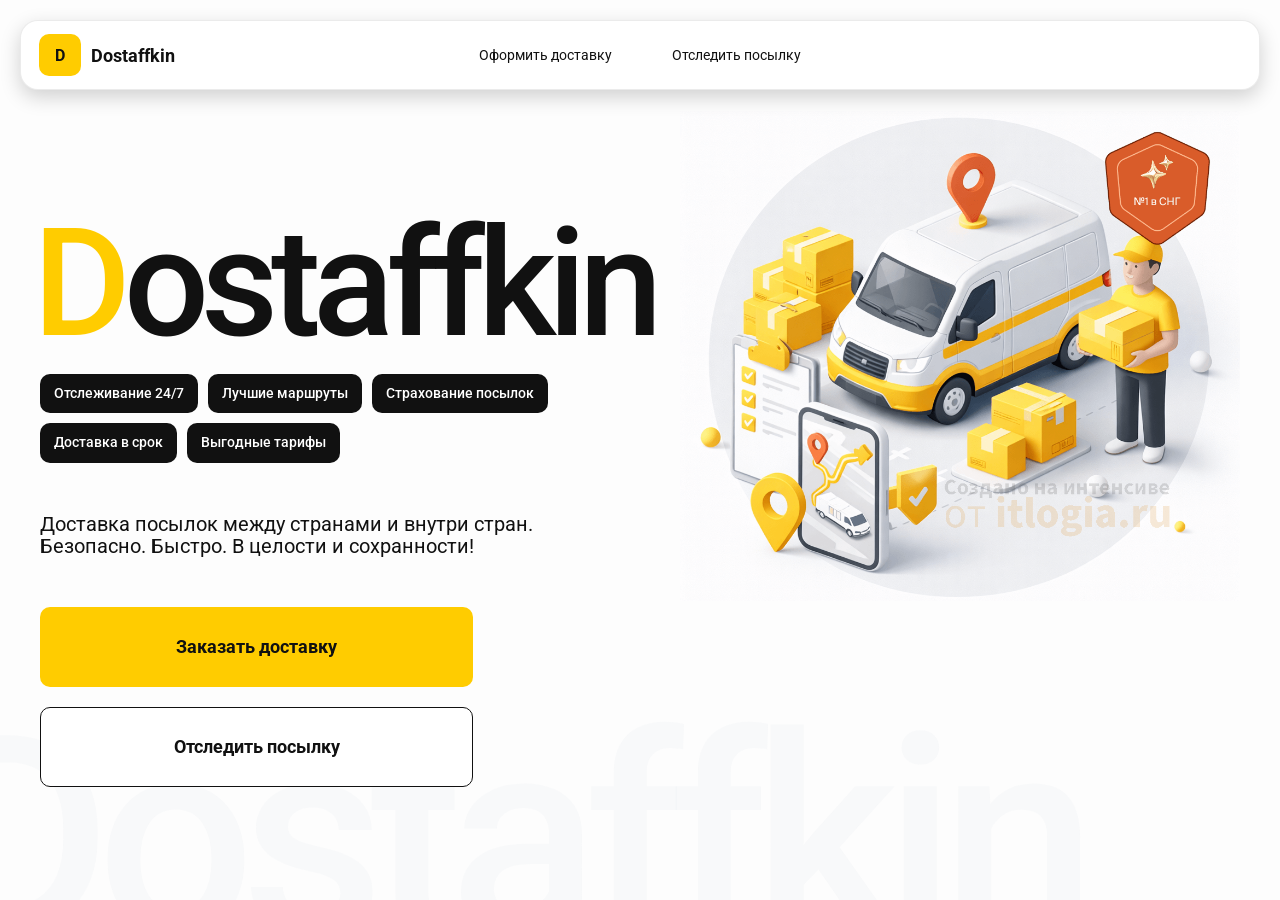
<file: index.html>
<!doctype html>
<html lang="ru">

<head>
    <meta charset="utf-8" />
    <meta name="viewport" content="width=device-width,initial-scale=1,maximum-scale=1,user-scalable=0" />
    <title>Dostaffkin — Доставка посылок между странами и внутри стран. Безопасно. Быстро. В целости и сохранности!
    </title>
    <link href="styles/base.css" rel="stylesheet" />
    <link href="styles/base_adaptive.css" rel="stylesheet" />
    <link href="styles/index.css" rel="stylesheet" />
    <link href="styles/index_adaptive.css" rel="stylesheet" />
</head>

<body>

    <div class="container">

        <header class="header">


            <a class="header-brand" href="#">
                <div class="header-logo">D</div>
                <div class="header-title">Dostaffkin</div>
            </a>
            <nav class="header-menu">
                <a class="header-link" href="./order.html">Оформить <span>доставку</span></a>
                <a class="header-link" href="./track.html">Отследить <span>посылку</span></a>
            </nav>
        </header>
        <main class="main">
            <section class="main-info">
                <div class="main-title">
                    <span>D</span>ostaffkin
                </div>
                <div class="main-features">
                    <div class="main-feature">Отслеживание 24/7</div>
                    <div class="main-feature">Лучшие маршруты</div>
                    <div class="main-feature">Страхование посылок</div>
                    <div class="main-feature">Доставка в срок</div>
                    <div class="main-feature">Выгодные тарифы</div>
                </div>
                <div class="main-description">
                    Доставка посылок между странами и внутри стран.
                    Безопасно. Быстро. В целости и сохранности!
                </div>

                <div class="main-actions">
                    <a class="button" type="button" href="./order.html">Заказать доставку</a>
                    <a class="button button-white" type="button" href="./track.html">Отследить посылку</a>
                </div>
            </section>
        <div class="main-title-ghost">Dostaffkin</div>

        <section class="main-image">
            <img src="images/main-image.png" alt="Main image" />
        </section>


        </main>


    </div>

</body>

</html>
</file>
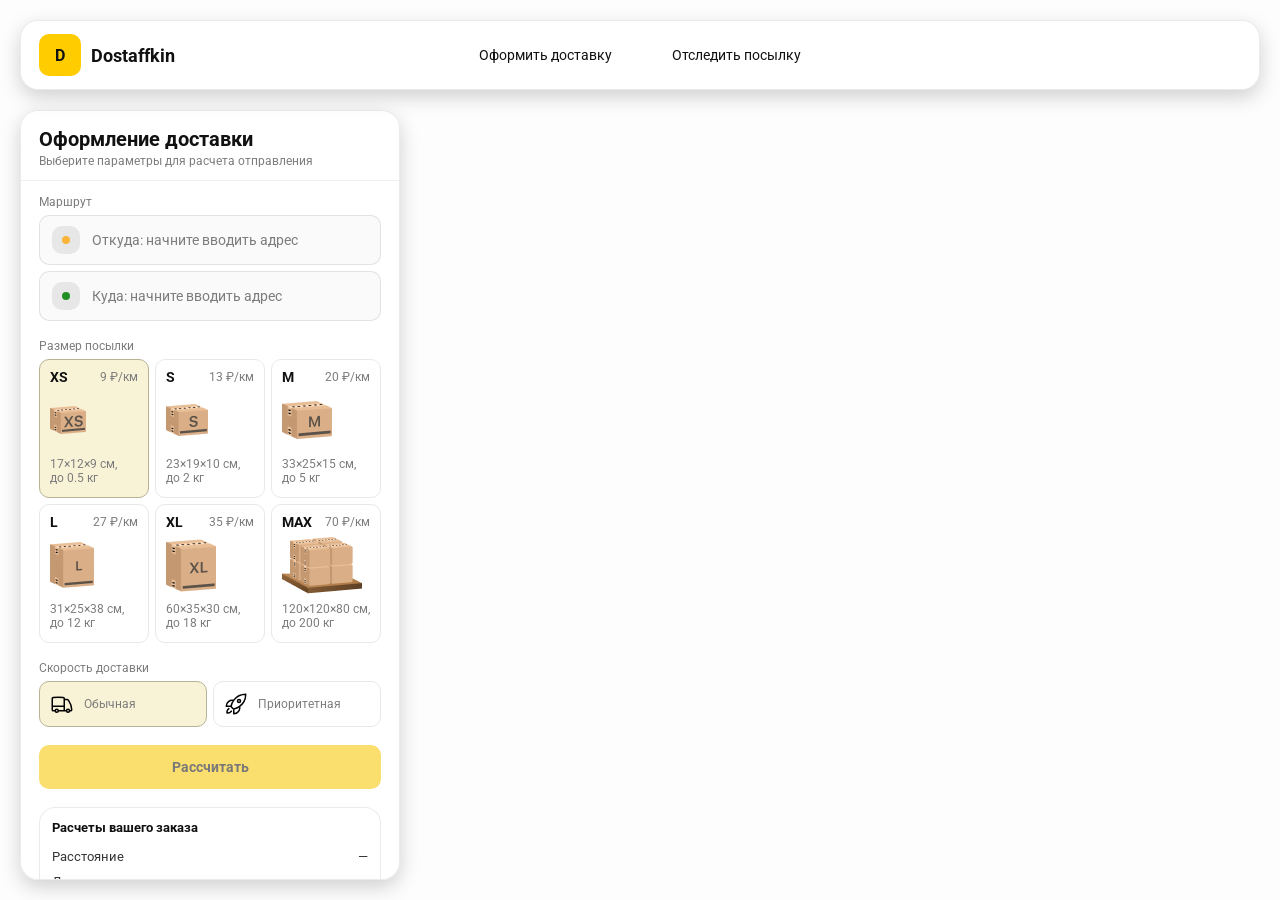
<file: order.html>
<!doctype html>
<html lang="ru">

<head>
    <meta charset="utf-8" />
    <meta name="viewport" content="width=device-width,initial-scale=1,maximum-scale=1,user-scalable=0" />
    <title>Оформление доставки</title>

    <link rel="stylesheet" href="styles/base.css" />
    <link rel="stylesheet" href="styles/base_adaptive.css" />

    <link rel="stylesheet" href="styles/order.css" />
    <link rel="stylesheet" href="styles/order_adaptive.css" />

     <script src="https://api-maps.yandex.ru/2.1?lang=ru_RU&apikey=6f4bd935-fa34-421b-a97f-c83a17cd594d&suggest_apikey=7994b06c-af55-4f1f-8116-7c47c0456ef1" type="text/javascript"></script>
</head>

<body>

    <div id="map"></div>
    <header class="header">


        <a class="header-brand" href="./index.html">
            <div class="header-logo">D</div>
            <div class="header-title">Dostaffkin</div>
        </a>
        <nav class="header-menu">
            <a class="header-link" href="#">Оформить <span>доставку</span></a>
            <a class="header-link" href="./track.html">Отследить <span>посылку</span></a>
        </nav>
    </header>

    <aside class="main" id="sidebar">

        <div class="main-header">
            <div class="main-title">Оформление доставки</div>
            <div class="main-text">Выберите параметры для расчета отправления</div>

        </div>
        <div class="main-content">
            <div class="main-route">
                <div class="main-block-title">Маршрут</div>
                <div class="main-fields">
                    <div class="main-field" id="fromField">
                        <div class="main-pin"></div>
                        <input id="from" placeholder="Откуда: начните вводить адрес" autocomplete="off" />
                        <div class="main-ac" id="fromAc" role="listbox" aria-label="Подсказки адресов"></div>
                    </div>

                    <div class="main-field" id="toField">
                        <div class="main-pin"></div>
                        <input id="to" placeholder="Куда: начните вводить адрес" autocomplete="off" />
                        <div class="main-ac" id="toAc" role="listbox" aria-label="Подсказки адресов"></div>
                    </div>
                </div>
            </div>
            <div class="main-package">
                <div class="main-block-title">Размер посылки</div>

                <div class="main-sizes">
                    <div class="main-size-card is-active" data-value="xs">
                        <div class="main-size-top">
                            <div class="main-size-label">XS</div>
                            <div class="main-size-rate">9 ₽/км</div>
                        </div>
                        <div class="main-size-media">
                            <img src="images/sizes/xs.png" alt="Короб XS" />
                        </div>
                        <div class="main-size-description">17×12×9 см,<br>до 0.5 кг</div>
                    </div>

                    <div class="main-size-card" data-value="s">
                        <div class="main-size-top">
                            <div class="main-size-label">S</div>
                            <div class="main-size-rate">13 ₽/км</div>
                        </div>
                        <div class="main-size-media">
                            <img src="images/sizes/s.png" alt="Короб S" />
                        </div>
                        <div class="main-size-description">23×19×10 см,<br>до 2 кг</div>
                    </div>

                    <div class="main-size-card" data-value="m">
                        <div class="main-size-top">
                            <div class="main-size-label">M</div>
                            <div class="main-size-rate">20 ₽/км</div>
                        </div>
                        <div class="main-size-media">
                            <img src="images/sizes/m.png" alt="Короб M" />
                        </div>
                        <div class="main-size-description">33×25×15 см,<br>до 5 кг</div>
                    </div>

                    <div class="main-size-card" data-value="l">
                        <div class="main-size-top">
                            <div class="main-size-label">L</div>
                            <div class="main-size-rate">27 ₽/км</div>
                        </div>
                        <div class="main-size-media">
                            <img src="images/sizes/l.png" alt="Короб L" />
                        </div>
                        <div class="main-size-description">31×25×38 см,<br>до 12 кг</div>
                    </div>

                    <div class="main-size-card" data-value="xl">
                        <div class="main-size-top">
                            <div class="main-size-label">XL</div>
                            <div class="main-size-rate">35 ₽/км</div>
                        </div>
                        <div class="main-size-media">
                            <img src="images/sizes/xl.png" alt="Короб XL" />
                        </div>
                        <div class="main-size-description">60×35×30 см,<br>до 18 кг</div>
                    </div>

                    <div class="main-size-card" data-value="max">
                        <div class="main-size-top">
                            <div class="main-size-label">MAX</div>
                            <div class="main-size-rate">70 ₽/км</div>
                        </div>
                        <div class="main-size-media main-size-media-palleta">
                            <img src="images/sizes/max.png" alt="Паллета" />
                        </div>
                        <div class="main-size-description">120×120×80 см,<br>до 200 кг</div>
                    </div>
                </div>
            </div>
            <div class="main-speed">
    <div class="main-block-title">Скорость доставки</div>

    <div class="main-speeds">
        <div class="main-speed-card is-active" data-value="regular">
            <img class="main-speed-media" src="images/icons/regular.svg" alt="Regular"/>
            <div class="main-speed-description">Обычная</div>
        </div>
        <div class="main-speed-card" data-value="fast">
            <img class="main-speed-media" src="images/icons/fast.svg" alt="Fast"/>
            <div class="main-speed-description">Приоритетная</div>
        </div>

    </div>
</div>
            <div class="main-calculate-block">
                <button id="calc" class="button calculate-button" type="button" disabled>Рассчитать</button>
            </div>
            <div class="main-result" id="result">
                <div class="main-result-title">Расчеты вашего заказа</div>
                <div class="main-result-lines">
                    <div class="main-result-line"><span>Расстояние</span><span id="distanceValue">—</span></div>
                    <div class="main-result-line"><span>Доставим через</span><span id="durationValue">—</span></div>
                    <div class="main-result-line"><span>Тариф</span><span id="rateValue">—</span></div>
                </div>
                <div class="main-price">
                    <div class="main-price-label">Итого</div>
                    <div class="main-price-value" id="totalValue">—</div>
                </div>
            </div>
            <div class="main-order-box">
                <div class="main-order-form" id="orderForm">
                    <div class="main-order-title">Оформление доставки</div>
                    <div class="main-block-info-row">
                        <div class="main-block-title">Контакты</div>
                        <div class="order-fields">
                            <div class="main-field">
                                <input id="customerName" placeholder="Ваше имя" autocomplete="off" />
                            </div>
                            <div class="main-field">
                                <input id="customerPhone" placeholder="Ваш телефон" autocomplete="off"
                                    inputmode="tel" />
                            </div>
                        </div>
                    </div>
                    <div class="main-block-info-row extra-info">
                        <div class="main-block-title">Дополнительная информация</div>
                        <div class="main-field textarea">
                            <textarea id="comment" placeholder="Детали доставки и комментарии"></textarea>
                        </div>
                    </div>
                    <button id="submit" class="button main-submit-request" type="button" disabled>Отправить
                        заявку
                    </button>
                </div>

                <div class="main-order-success" id="orderSuccess">
                    <div class="main-success-icon">✓</div>
                    <div class="main-success-title">Заявка отправлена!</div>
                    <div class="main-success-title">Номер отправления – <span id="orderId"></span></div>
                    <div class="main-success-subtitle">Мы скоро свяжемся с вами</div>
                </div>
            </div>
        </div>
    </aside>
<script src="scripts/order.js"></script>
</body>

</html>
</file>
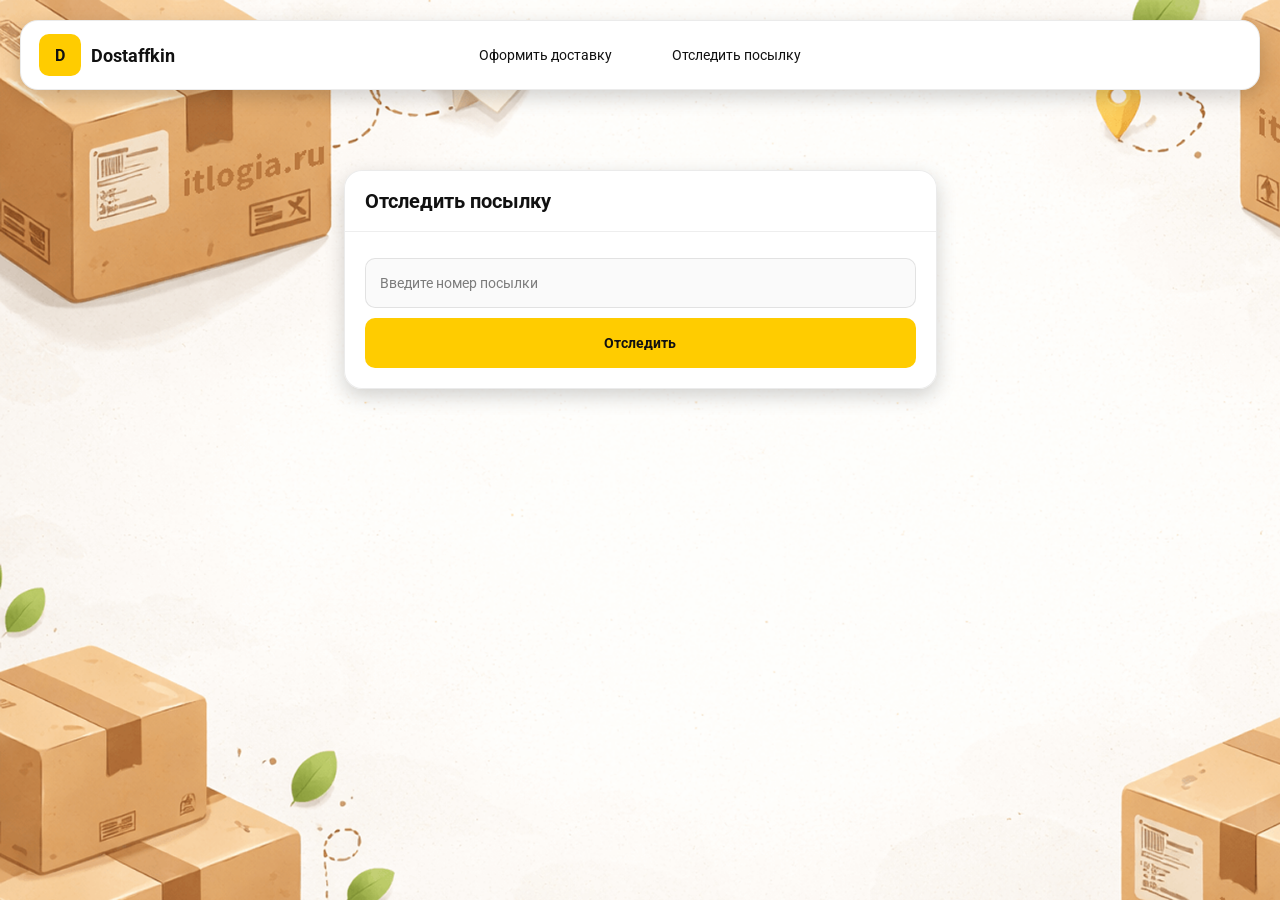
<file: track.html>
<!doctype html>
<html lang="ru">

<head>
    <meta charset="utf-8" />
    <meta name="viewport" content="width=device-width,initial-scale=1,maximum-scale=1,user-scalable=0" />
    <title>Отследить посылку</title>
    <link rel="stylesheet" href="styles/base.css" />
    <link rel="stylesheet" href="styles/base_adaptive.css" />

    <link rel="stylesheet" href="styles/track.css" />
    <link rel="stylesheet" href="styles/track_adaptive.css" />
</head>

<body>
    <div class="container">
        <header class="header">


            <a class="header-brand" href="./index.html">
                <div class="header-logo">D</div>
                <div class="header-title">Dostaffkin</div>
            </a>
            <nav class="header-menu">
                <a class="header-link" href="./order.html">Оформить <span>доставку</span></a>
                <a class="header-link" href="#">Отследить <span>посылку</span></a>
            </nav>
        </header>
        <main class="track-content">
            <section class="track-card track-search">
                <div class="track-title">Отследить посылку</div>
                <div class="track-action">
                    <div class="main-field track-field">
                        <input id="trackNumber" placeholder="Введите номер посылки" autocomplete="off" />
                    </div>
                    <button id="trackButton" class="button track-button" type="button">Отследить</button>
                </div>
            </section>
            <section class="track-card track-result" id="trackResult">
                <div class="track-result-header">
                    <div class="track-id" id="trackIdValue"></div>
                    <div class="track-routes">
                        <div class="track-route">
                            <div class="track-route-pin">
                                <svg xmlns="http://www.w3.org/2000/svg" fill="none" viewBox="0 0 24 24"
                                    stroke-width="1.5" stroke="orange" class="size-6">
                                    <path stroke-linecap="round" stroke-linejoin="round"
                                        d="M15 10.5a3 3 0 1 1-6 0 3 3 0 0 1 6 0Z" />
                                    <path stroke-linecap="round" stroke-linejoin="round"
                                        d="M19.5 10.5c0 7.142-7.5 11.25-7.5 11.25S4.5 17.642 4.5 10.5a7.5 7.5 0 1 1 15 0Z" />
                                </svg>
                            </div>
                            <div class="track-route-address" id="trackFromValue">
                                Откуда: Москва, улица Арбат, 1
                            </div>
                        </div>
                        <div class="track-route track-route-arrow">
                            <svg xmlns="http://www.w3.org/2000/svg" fill="none" viewBox="0 0 24 24" stroke-width="1.5"
                                stroke="currentColor" class="size-6">
                                <path stroke-linecap="round" stroke-linejoin="round"
                                    d="M19.5 13.5 12 21m0 0-7.5-7.5M12 21V3" />
                            </svg>
                        </div>
                        <div class="track-route">
                            <div class="track-route-pin">
                                <svg xmlns="http://www.w3.org/2000/svg" fill="none" viewBox="0 0 24 24"
                                    stroke-width="1.5" stroke="green" class="size-6">
                                    <path stroke-linecap="round" stroke-linejoin="round"
                                        d="M15 10.5a3 3 0 1 1-6 0 3 3 0 0 1 6 0Z" />
                                    <path stroke-linecap="round" stroke-linejoin="round"
                                        d="M19.5 10.5c0 7.142-7.5 11.25-7.5 11.25S4.5 17.642 4.5 10.5a7.5 7.5 0 1 1 15 0Z" />
                                </svg>
                            </div>
                            <div class="track-route-address" id="trackToValue">
                                Куда: Минск, проспект Независимости, 58
                            </div>
                        </div>
                    </div>
                </div>
                <div class="track-info">
                    <div class="track-status-title">Статус данной посылки:</div>
                    <div class="track-status-list" id="trackStatusList">


                        <div class="track-status created">
                            <img src="images/icons/created.svg" class="track-status-icon" alt="Created">
                            <div class="track-status-text">
                                <div class="track-status-text-state">Создан</div>
                                <div class="track-status-text-date">10.01.2026</div>
                            </div>
                        </div>

                        <div class="track-status in-way">
                            <img src="images/icons/in-way.svg" class="track-status-icon" alt="In way">
                            <div class="track-status-text">
                                <div class="track-status-text-state">В пути: Москва</div>
                                <div class="track-status-text-date">18.01.2026</div>
                            </div>
                        </div>

                        <div class="track-status ready">
                            <img src="images/icons/ready.svg" class="track-status-icon" alt="Ready">
                            <div class="track-status-text">
                                <div class="track-status-text-state">Готов к выдаче</div>
                                <div class="track-status-text-date">25.01.2026</div>
                            </div>
                        </div>

                        <div class="track-status done">
                            <img src="images/icons/done.svg" class="track-status-icon" alt="Done">
                            <div class="track-status-text">
                                <div class="track-status-text-state">Вручен</div>
                                <div class="track-status-text-date">27.01.2026</div>
                            </div>
                        </div>

                    </div>
                </div>
            </section>
        </main>
    </div>

</body>

</html>
</file>
<file: styles/base.css>
*, *::before, *::after {
    box-sizing: border-box;
}

@font-face {
    font-family: "Roboto";
    src: url("../fonts/Roboto-Regular.ttf");
    font-weight: normal;
}

@font-face {
    font-family: "Roboto";
    src: url("../fonts/Roboto-Bold.ttf");
    font-weight: bold;
}

@font-face {
    font-family: "Roboto";
    src: url("../fonts/Roboto-Medium.ttf");
    font-weight: 500;
}

html, body {
    margin: 0;
    color: #111111;
    font-family: "Roboto", sans-serif;
}

body {
    background: #FDFDFD;
}

 .header {
    border-radius: 18px;
    box-shadow: 0 7px 20px 0 #0000002E;
    backdrop-filter: blur(10px);
    background: #ffffff;
    left: 20px;
    border: 1px solid rgba(0, 0, 0, 0.08);
    position: fixed;
    right: 20px;
    top: 20px;
    padding: 14px 18px;
    height: 70px;
    display: flex;
    align-items: center;
    z-index: 6;
}
  
.header-brand {
    display: flex;
    align-items: center;
    text-decoration: none;
    gap: 10px;
}

.header-logo {
    width: 42px;
    height: 42px;
    border-radius: 10px;
    background: #FFCC00;
    display: grid;
    place-items: center;
    font-weight: bold;
    color: #111;
}

.header-title {
    font-size: 18px;
    font-weight: bold;
    color: #111111;
    text-decoration: none;
} 
.header-menu {
    display: flex;
    align-items: center;
    gap: 60px;
    margin: 0;
    position: absolute;
    left: 50%;
    transform: translateX(-50%);
}

.header-link {
    font-size: 14px;
    color: #111111;
    text-decoration: none;
}
.button {
    border: 0;
    outline: none;
    height: 44px;
    border-radius: 10px;
    font-size: 14px;
    font-weight: bold;
    cursor: pointer;
    font-family: inherit;
    transition: transform .08s ease, opacity .12s ease;
    background: #ffcc00;
    color: #111111;
    text-align: center;
    text-decoration: none;
}

.button:hover {
    background-color: #E5BC19;
}

.button:disabled {
    cursor: not-allowed;
    background-color: #FADE6E;
    color: #787878;
    transform: none;
}

.button.button-white {
    background: #ffffff;
    border: 1px solid #111111;
}

.button.button-white:hover {
    background: rgb(241 241 241);
}

.main-field {
    display: flex;
    align-items: center;
    margin-top: 6px;
    gap: 10px;
    border: 1px solid #1111111A;
    background: #FAFAFA;
    border-radius: 10px;
    padding: 10px 12px;
    position: relative;
    box-sizing: border-box;
    height: 50px;
}

.main-field.textarea {
    height: auto;
}

.main-pin {
    width: 28px;
    height: 28px;
    border-radius: 10px;
    background: rgba(17, 17, 17, 0.08);
    display: grid;
    place-items: center;
    flex: 0 0 auto;
    position: relative;
}

.main-pin::before {
    content: "";
    width: 8px;
    height: 8px;
    border-radius: 999px;
    background: orange;
    opacity: .75;
    display: block;
}

.main-field:last-child .main-pin::before {
    background: green;
    opacity: .85;
}

input, textarea {
    width: 100%;
    border: 0;
    outline: none;
    background: transparent;
    font-size: 14px;
    color: #111111;
    font-family: inherit;
}

textarea {
    resize: vertical;
    min-height: 72px;
    padding: 2px 0;
}

input::placeholder, textarea::placeholder {
    color: #7C7C7C;
}

.main-field:focus-within {
    border-color: rgba(0, 0, 0, 0.20);
    box-shadow: 0 0 0 4px rgba(255, 204, 0, 0.35);
    background: rgba(255, 255, 255, 0.75);
}
</file>
<file: styles/base_adaptive.css>
@media (max-width: 767px) {
    .header {
        left: 10px;
        right: 10px;
        top: 10px;
    }

    .header-link span {
        display: none;
    }

    .header-menu {
        gap: 20px;
        justify-content: flex-start;
        margin: 0 0 0 30px;
        position: static;
        transform: none;
    }
}

@media (max-width: 420px) {
    .header-title {
        display: none;
    }
}

@media (max-width: 374px) {
    .header-menu {
        gap: 10px;
        margin: 0 0 0 10px;
    }
}
</file>
<file: styles/index.css>
.container {
    overflow: hidden;
    min-height: 100vh;
}

.main {
    padding: 111px 40px 40px;
    position: relative;
    display: flex;
}
.main-info {
    max-width: 840px;
    width: 100%;
    position: relative;
}
.main-title {
    margin-top: 98px;
    font-weight: 500;
    font-size: 200px;
    line-height: 1;
    letter-spacing: -0.05em;
    color: #111111;
    left: -15px;
    position: relative;
}

.main-title span {
    color: #ffcc00;
}

.main-features {
    margin-top: 15px;
    display: flex;
    flex-wrap: wrap;
    gap: 10px;
}

.main-feature {
    background: #111111;
    color: #ffffff;
    padding: 12px 14px;
    font-weight: 500;
    font-size: 14px;
    line-height: 1.1;
    border-radius: 10px;
}
.main-description {
    margin-top: 50px;
    max-width: 500px;
    font-size: 20px;
    line-height: 1.1;
    color: #111111;
}
.main-actions {
    margin-top: 50px;
    display: flex;
    flex-direction: column;
    gap: 20px;
}

.main-actions .button {
    height: 80px;
    width: 433px;
    font-size: 18px;
    font-weight: bold;
    place-items: center;
    display: grid;
}
.main-title-ghost {
    position: absolute;
    z-index: -1;
    left: -70px;
    bottom: -150px;
    font-weight: 500;
    font-size: 278px;
    line-height: 1;
    letter-spacing: -0.05em;
    color: #ECEDF04D;
}
.main-image {
    width: 1024px;
    top: 100px;
    z-index: -2;
}

.main-image img {
    width: 100%;
    max-width: 1024px;
    height: auto;
    display: block;
}
@media (max-width: 400px) {
    .main-title {
        font-size: 70px;
    }
}
</file>
<file: styles/index_adaptive.css>
@media (max-width: 1760px) {
    .main-title {
        font-size: 150px;
        left: -7px;
    }

    .main-info {
        max-width: 640px;
    }
}
@media (max-width: 1200px) {
    .main-info {
        max-width: 540px;
    }

    .main {
        padding: 111px 20px 20px;
    }

    .main-title {
        font-size: 120px;
        left: -4px;
    }

    .main-title-ghost {
        font-size: 220px;
    }
}
@media (max-width: 1024px) {
    .main-title {
        margin-top: 30px;
    }

    .main {
        flex-direction: column-reverse;
    }

    .main-image {
        max-width: 350px;
        position: absolute;
        left: 370px;
        top: 370px;
    }

    .main-info {
        max-width: 100%;
    }

    .main-actions {
        gap: 10px;
    }

    .main-actions .button {
        height: 50px;
        font-size: 14px;
        width: auto;
        max-width: 300px;
    }

    .main-description {
        max-width: 350px;
    }
}
@media (max-width: 570px) {
    .main-title {
        font-size: 88px;
    }

    .main-description {
        max-width: 100%
    }

    .main-actions {
       width: 100%;
    }

    .main-actions .button {
        width: 100%;
        max-width: 100%
    }

    .main-image {
        max-width: 650px;
        position: absolute;
        left: 170px;
        top: 70px;
        opacity: 0.2;
    }
}
</file>
<file: styles/order.css>
#map {
    position: fixed;
    inset: 0;
}

.main {
    border-radius: 18px;
    box-shadow: 0 7px 20px 0 #0000002E;
    backdrop-filter: blur(10px);
    background: rgba(255, 255, 255, 0.96);
    left: 20px;
    border: 1px solid rgba(0, 0, 0, 0.08);
    position: fixed;
    top: 110px;
    bottom: 20px;
    width: 380px;
    display: flex;
    flex-direction: column;
    overflow: hidden;
    z-index: 5;
}

.main-header {
    padding: 18px 18px 12px 18px;
    border-bottom: 1px solid rgba(0, 0, 0, 0.06);
    display: flex;
    flex-direction: column;
}

.main-title {
    font-size: 20px;
    line-height: 100%;
    font-weight: bold;
}

.main-text {
    font-size: 12px;
    margin-top: 5px;
    color: #7C7C7C;
}

.main-content {
    padding: 14px 18px 18px 18px;
    overflow: auto;
    scrollbar-width: none;
    display: flex;
    flex-direction: column;
    gap: 18px;
    flex: 1;
}

.main-block-title {
    font-size: 12px;
    color: #7C7C7C;
}

.main-route .main-block-title,
.main-package .main-block-title {
    margin-bottom: 6px;
}


.main-sizes {
    display: grid;
    gap: 6px;
    grid-template-columns: repeat(3, 1fr);
}

.main-size-card {
    border: 1px solid #E8E8E7;
    background: #FFFFFF;
    border-radius: 10px;
    padding: 10px;
    cursor: pointer;
    user-select: none;
    transition: transform .08s ease, border-color .12s ease, background .12s ease;
    min-height: 139px;
}

.main-size-card:hover {
    transform: translateY(-1px);
}

.main-size-card.is-active {
    background-color: #F8F2D6;
    border-color: #B7B196;
}

.main-size-top {
    display: flex;
    align-items: center;
    justify-content: space-between;
}

.main-size-label {
    font-weight: bold;
    font-size: 14px;
    color: #111111;
    line-height: 100%;
}

.main-size-rate {
    font-size: 12px;
    color: #7C7C7C;
    line-height: 100%;
}

.main-size-media {
    margin-top: 8px;
    height: 57px;
}

.main-size-description {
    margin-top: 8px;
    font-size: 12px;
    color: #7C7C7C;
    line-height: 1.2;
}
.calculate-button {
    width: 100%;
}
.main-result {
    border: 1px solid rgba(0, 0, 0, 0.08);
    background: rgba(255, 255, 255, 0.75);
    border-radius: 16px;
    padding: 12px;
    line-height: 1.25;
}

.main-result-title {
    font-weight: bold;
    font-size: 13px;
    color: #111111;
    margin-bottom: 13px;
}

.main-result-lines {
    gap: 8px;
    display: flex;
    flex-direction: column;
}

.main-result-line {
    font-size: 13px;
    color: rgba(17, 17, 17, 0.85);
    display: flex;
    justify-content: space-between;
}

.main-price {
    margin-top: 18px;
    padding-top: 10px;
    border-top: 1px dashed rgba(0, 0, 0, 0.12);
    display: flex;
    align-items: baseline;
    justify-content: space-between;
}

.main-price-label {
    font-size: 12px;
    color: rgba(17, 17, 17, 0.55);
}

.main-price-value {
    font-size: 20px;
    font-weight: bold;
    color: #111111;
    letter-spacing: -0.3px;
}
.main-order-box {
    background: #ffffff;
    border: 1px solid #E8E8E7;
    border-radius: 10px;
    padding: 12px;
}

.main-order-title {
    margin-bottom: 8px;
    font-weight: bold;
    font-size: 14px;
    color: #111111;
}

.main-block-info {
    display: flex;
    flex-direction: column;
    gap: 6px;
}

.order-fields {
    display: grid;
    grid-template-columns: 1fr 1fr;
    column-gap: 10px;
    margin-top: 6px;
}

.main-block-info-row.extra-info {
    display: block;
    margin-top: 13px;
}

.main-submit-request {
    width: 100%;
    margin-top: 6px;
}

.main-order-success {
    display: none;
    text-align: center;
    padding: 22px 12px;
    gap: 12px;
}

.main-order-success.is-visible {
    display: flex;
    flex-direction: column;
    align-items: center;
}

.main-success-icon {
    width: 56px;
    height: 56px;
    border-radius: 50%;
    background: #16a34a;
    color: #ffffff;
    display: grid;
    place-items: center;
    font-size: 30px;
}

.main-success-title {
    font-size: 14px;
    font-weight: bold;
    color: #111111;
}

.main-success-subtitle {
    font-size: 12px;
    color: rgba(17, 17, 17, 0.55);
    line-height: 1.3;
}
.main-speed .main-block-title {
    margin-bottom: 6px;
}

.main-speeds {
    display: grid;
    gap: 6px;
    grid-template-columns: repeat(2, 1fr);
}

.main-speed-card {
    border: 1px solid #E8E8E7;
    background: #FFFFFF;
    border-radius: 10px;
    padding: 10px;
    cursor: pointer;
    user-select: none;
    transition: transform .08s ease, border-color .12s ease, background .12s ease;
    display: flex;
    align-items: center;
    gap: 10px;
}

.main-speed-card:hover {
    transform: translateY(-1px);
}

.main-speed-card.is-active {
    background-color: #F8F2D6;
    border-color: #B7B196;
}

.main-speed-description {
    font-size: 12px;
    color: #7C7C7C;
    line-height: 1.2;
}
</file>
<file: styles/order_adaptive.css>
@media (max-width: 767px) {
    .main {
        left: 10px;
        right: 10px;
        top: 50%;
        bottom: 12px;
        width: auto;
        max-width: none;
    }
}

@media (max-width: 420px) {
    .main-sizes {
        grid-template-columns: repeat(2, 1fr);
    }
}
</file>
<file: styles/track.css>
.container {
    background: #F4F4F4 url("../images/track-bg.png");
    background-size: cover;
    min-height: 100vh;
    padding: 170px 0 50px 0;
}
.track-content {
    width: 593px;
    margin: 0 auto;
}
.track-card {
    width: 100%;
    border-radius: 18px;
    box-shadow: 0 7px 20px 0 #0000002E;
    backdrop-filter: blur(10px);
    background: rgba(255, 255, 255, 0.96);
    border: 1px solid rgba(0, 0, 0, 0.08);
}

.track-title {
    font-size: 20px;
    line-height: 100%;
    font-weight: bold;
    border-bottom: 1px solid #EEEEEE;
    padding: 20px;
}

.track-action {
    padding: 20px;
}

.track-button {
    width: 100%;
    height: 50px;
}

.track-field {
    margin-bottom: 10px;
}
.track-result {
    margin-top: 5px;
    display: none;
}

.track-result.is-visible {
    display: block;
}

.track-result-header {
    font-weight: bold;
    font-size: 14px;
    color: #111111;
    padding: 20px;
    border-bottom: 1px solid #EEEEEE;
}

.track-id {
    margin-bottom: 12px;
    font-size: 20px;
}

.track-routes {
    display: flex;
    flex-direction: column;
    gap: 10px;
    font-weight: normal;
}

.track-route {
    display: flex;
    align-items: center;
    gap: 10px;
}

.track-route-pin {
    width: 24px;
    height: 24px;
    flex-shrink: 0;
}

.track-route-arrow {
    padding: 15px 0;
    width: 24px;
    height: 24px;
}

.track-info {
    padding: 20px;
}

.track-status {
    display: flex;
    align-items: center;
    font-size: 12px;
    gap: 10px;
}

.track-status-title {
    font-size: 14px;
    color: #111111;
    margin-bottom: 20px;
}

.track-status-list {
    display: flex;
    flex-direction: column;
    gap: 15px;
}

.track-status-icon {
    width: 40px;
    height: 40px;
    border-radius: 50%;
    background: rgba(17, 17, 17, 0.08);
    display: grid;
    place-items: center;
    flex: 0 0 auto;
}

.track-status.created .track-status-icon {
    background-color: #F1CB00;
}

.track-status.in-way .track-status-icon {
    background-color: #F08A11;
}

.track-status.ready .track-status-icon {
    background-color: #A35D0A;
}

.track-status.done .track-status-icon {
    background-color: #37C93B;
}

.track-status-text {
    display: flex;
    align-items: center;
    justify-content: space-between;
    color: #111111;
    font-size: 12px;
    flex: 1;
}

.track-status-date {
    color: rgba(17, 17, 17, 0.55);
}
</file>
<file: styles/track_adaptive.css>
@media (max-width: 767px) {
    .container {
        padding: 130px 0 50px 0;
    }

    .track-content {
        width: 100%;
        padding-left: 10px;
        padding-right: 10px;
    }

    .track-result-header {
        padding: 20px;
    }
}
</file>
